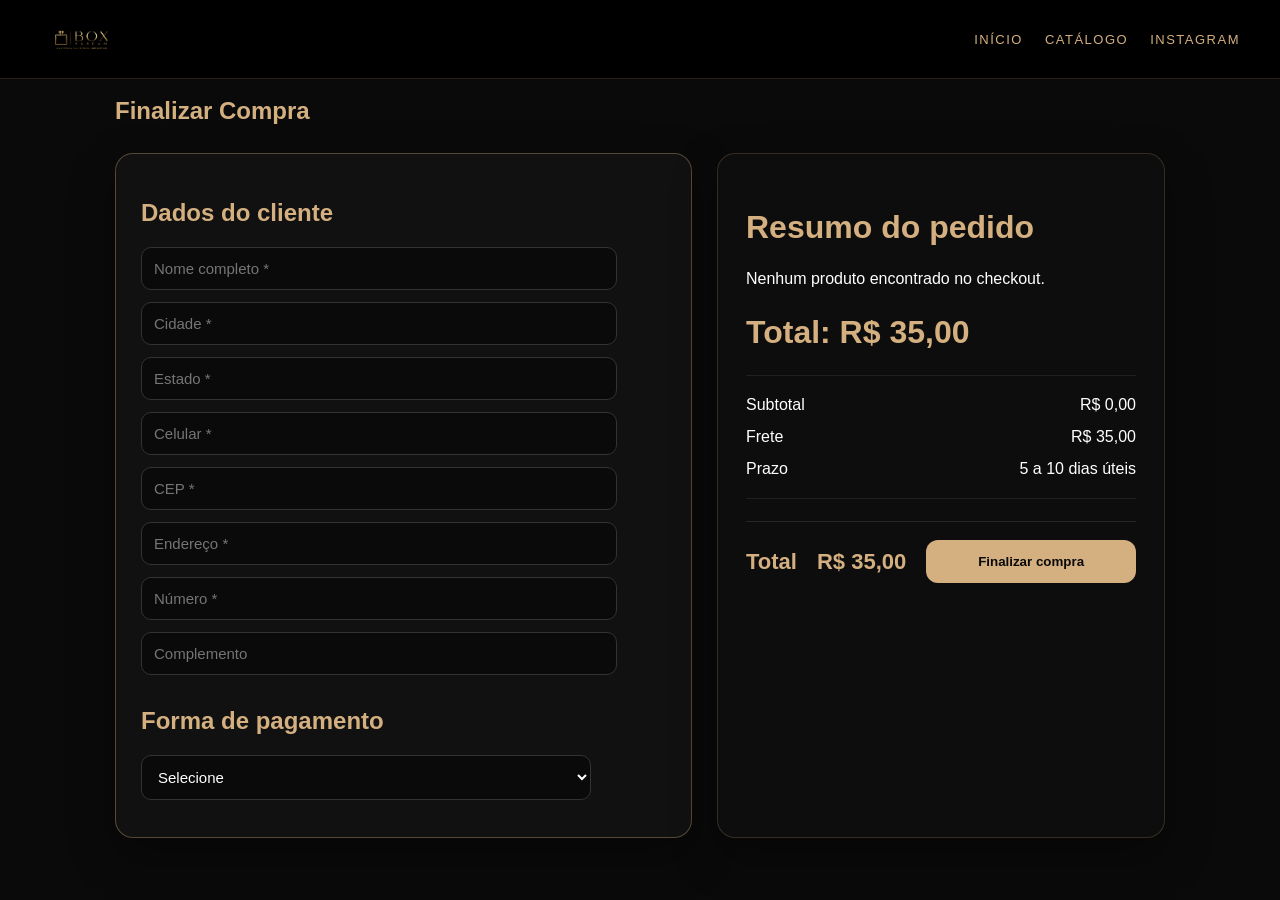
<file: checkout.html>
<!DOCTYPE html>
<html lang="pt-BR">
<head>
  <meta charset="UTF-8">
  <meta name="viewport" content="width=device-width, initial-scale=1.0">
  <title>Checkout | Box Parfum</title>
  <link rel="stylesheet" href="checkout.css">
</head>
<body>
<header class="checkout-header">

  <img src="logo-box-parfum.png" alt="Box Parfum" class="checkout-logo">

  <nav class="checkout-menu">
    <a href="index.html">INÍCIO</a>
    <a href="index.html#catalogo">CATÁLOGO</a>
    <a href="https://instagram.com/boxparfumbr" target="_blank">INSTAGRAM</a>
  </nav>
</header>
<section class="checkout">
  <h1>Finalizar Compra</h1>
<div class="checkout-grid">

  <div class="form-box">

    <h2>Dados do cliente</h2>

    <input id="nome" placeholder="Nome completo *">
    <input id="cidade" placeholder="Cidade *">
    <input id="estado" placeholder="Estado *">
    <input id="celular" placeholder="Celular *">
    <input id="cep" placeholder="CEP *">
    <input id="endereco" placeholder="Endereço *">
    <input id="numero" placeholder="Número *">
    <input id="complemento" placeholder="Complemento">

    <h2>Forma de pagamento</h2>

    <select id="pagamento">
      <option value="">Selecione</option>
      <option value="Pix">Pix</option>
      <option value="Crédito">Crédito</option>
      <option value="Débito">Débito</option>
    </select>
  </div>
  <div class="checkout-resumo">
    
  <h2>Resumo do pedido</h2>

  <div id="checkout-items"></div>

<h2>
  Total:
  <span id="checkout-total"></span>
</h2>

    <div class="linha"></div>

    <div class="resumo-linha">
      <span>Subtotal</span>
      <span id="subtotal"></span>
    </div>

    <div class="resumo-linha">
      <span>Frete</span>
      <span id="frete"></span>
    </div>

    <div class="resumo-linha">
      <span>Prazo</span>
      <span id="prazo"></span>
    </div>

    <div class="linha"></div>

    <div class="resumo-total">
      <span>Total</span>
      <span id="total"></span>
      <button id="finalizar-compra" type="button">Finalizar compra</button>

    </div>

  </div>

</div>

<script>
const whatsappVendedor = "5541996844249";

const checkoutProduct = JSON.parse(localStorage.getItem("checkoutProduct"));
const checkoutCart = JSON.parse(localStorage.getItem("checkoutCart")) || [];

const itensCheckout = checkoutCart.length > 0 
  ? checkoutCart 
  : checkoutProduct 
    ? [checkoutProduct] 
    : [];

function formatBRL(valor){
  return Number(valor).toLocaleString("pt-BR", {
    style: "currency",
    currency: "BRL"
  });
}

function pegarValor(id){
  return document.getElementById(id)?.value.trim() || "";
}

function calcularFrete(cidade, estado){
  cidade = (cidade || "").toLowerCase();
  estado = (estado || "").toUpperCase();

  if(cidade.includes("curitiba")){
    return { valor: 8, prazo: "1 a 2 dias úteis" };
  }

  if(estado === "PR"){
    return { valor: 15, prazo: "2 a 4 dias úteis" };
  }

  if(["SC", "RS"].includes(estado)){
    return { valor: 22, prazo: "4 a 7 dias úteis" };
  }

  return { valor: 35, prazo: "5 a 10 dias úteis" };
}

function renderizarItensCheckout(){
  const checkoutItems = document.getElementById("checkout-items");

  checkoutItems.innerHTML = "";

  if(itensCheckout.length === 0){
    checkoutItems.innerHTML = "<p>Nenhum produto encontrado no checkout.</p>";
    return;
  }

  itensCheckout.forEach(item => {
    checkoutItems.innerHTML += `
      <div class="checkout-item">
      <img src="${item.image || item.img || item.imagem || ""}" alt="${item.name || item.nome}">
        <div>
          
          <h3>${item.name || item.nome}</h3>
          <p>Quantidade: ${item.quantity || item.qty || item.quantidade || 1}</p>
          <strong>${formatBRL(item.price)}</strong>
        </div>
      </div>
    `;
  });
}

function calcularSubtotal(){
  let subtotal = 0;

  itensCheckout.forEach(item => {
    subtotal += Number(item.price || item.preco || item.valor || 0) * Number(item.quantity || item.qty || item.quantidade || 1);
  });

  return subtotal;
}

function atualizarResumoCheckout(){
  const cidade = pegarValor("cidade");
  const estado = pegarValor("estado");

  const subtotal = calcularSubtotal();
  const freteInfo = calcularFrete(cidade, estado);
  const total = subtotal + freteInfo.valor;

  document.getElementById("subtotal").innerText = formatBRL(subtotal);
  document.getElementById("frete").innerText = formatBRL(freteInfo.valor);
  document.getElementById("prazo").innerText = freteInfo.prazo;
  document.getElementById("total").innerText = formatBRL(total);
  document.getElementById("checkout-total").innerText = formatBRL(total);
}

function finalizarCompra(){
  const nome = pegarValor("nome");
  const cidade = pegarValor("cidade");
  const estado = pegarValor("estado");
  const celular = pegarValor("celular");
  const cep = pegarValor("cep");
  const endereco = pegarValor("endereco");
  const numero = pegarValor("numero");
  const complemento = pegarValor("complemento");
  const pagamento = pegarValor("pagamento");

  if(!nome || !cidade || !estado || !celular || !cep || !endereco || !numero || !pagamento){
    alert("Preencha todos os campos obrigatórios antes de finalizar.");
    return;
  }

  if(itensCheckout.length === 0){
    alert("Nenhum produto encontrado no checkout.");
    return;
  }

  const subtotal = document.getElementById("subtotal").innerText;
  const frete = document.getElementById("frete").innerText;
  const prazo = document.getElementById("prazo").innerText;
  const total = document.getElementById("total").innerText;

  let produtosTexto = "";

  itensCheckout.forEach(item => {
    produtosTexto += `Produto: ${item.name}%0A`;
    produtosTexto += `Quantidade: ${item.quantity || item.qty || 1}%0A`;
    produtosTexto += `Valor: ${formatBRL(item.price)}%0A%0A`;
  });

  let mensagem = `🛍️ *Novo pedido - Box Parfum*%0A%0A`;

  mensagem += `👤 *Dados do cliente*%0A`;
  mensagem += `Nome: ${nome}%0A`;
  mensagem += `Celular: ${celular}%0A`;
  mensagem += `Cidade: ${cidade}%0A`;
  mensagem += `Estado: ${estado}%0A`;
  mensagem += `CEP: ${cep}%0A`;
  mensagem += `Endereço: ${endereco}, Nº ${numero}%0A`;
  mensagem += `Complemento: ${complemento || "Não informado"}%0A%0A`;

  mensagem += `🧾 *Resumo da compra*%0A`;
  mensagem += produtosTexto;
  mensagem += `Subtotal: ${subtotal}%0A`;
  mensagem += `Frete: ${frete}%0A`;
  mensagem += `Prazo: ${prazo}%0A`;
  mensagem += `Total: ${total}%0A%0A`;

  mensagem += `💳 *Forma de pagamento:* ${pagamento}%0A`;

  if(pagamento === "Pix"){
    mensagem += `Cliente deseja receber o QR Code Pix para finalizar o pagamento.`;
  }else{
    mensagem += `Cliente deseja finalizar o pagamento via ${pagamento}.`;
  }

  window.open(`https://wa.me/${whatsappVendedor}?text=${mensagem}`, "_blank");
}

document.getElementById("cidade").addEventListener("input", atualizarResumoCheckout);
document.getElementById("estado").addEventListener("input", atualizarResumoCheckout);
document.getElementById("finalizar-compra").addEventListener("click", finalizarCompra);

renderizarItensCheckout();
atualizarResumoCheckout();
</script>


</body>
</html>
</file>
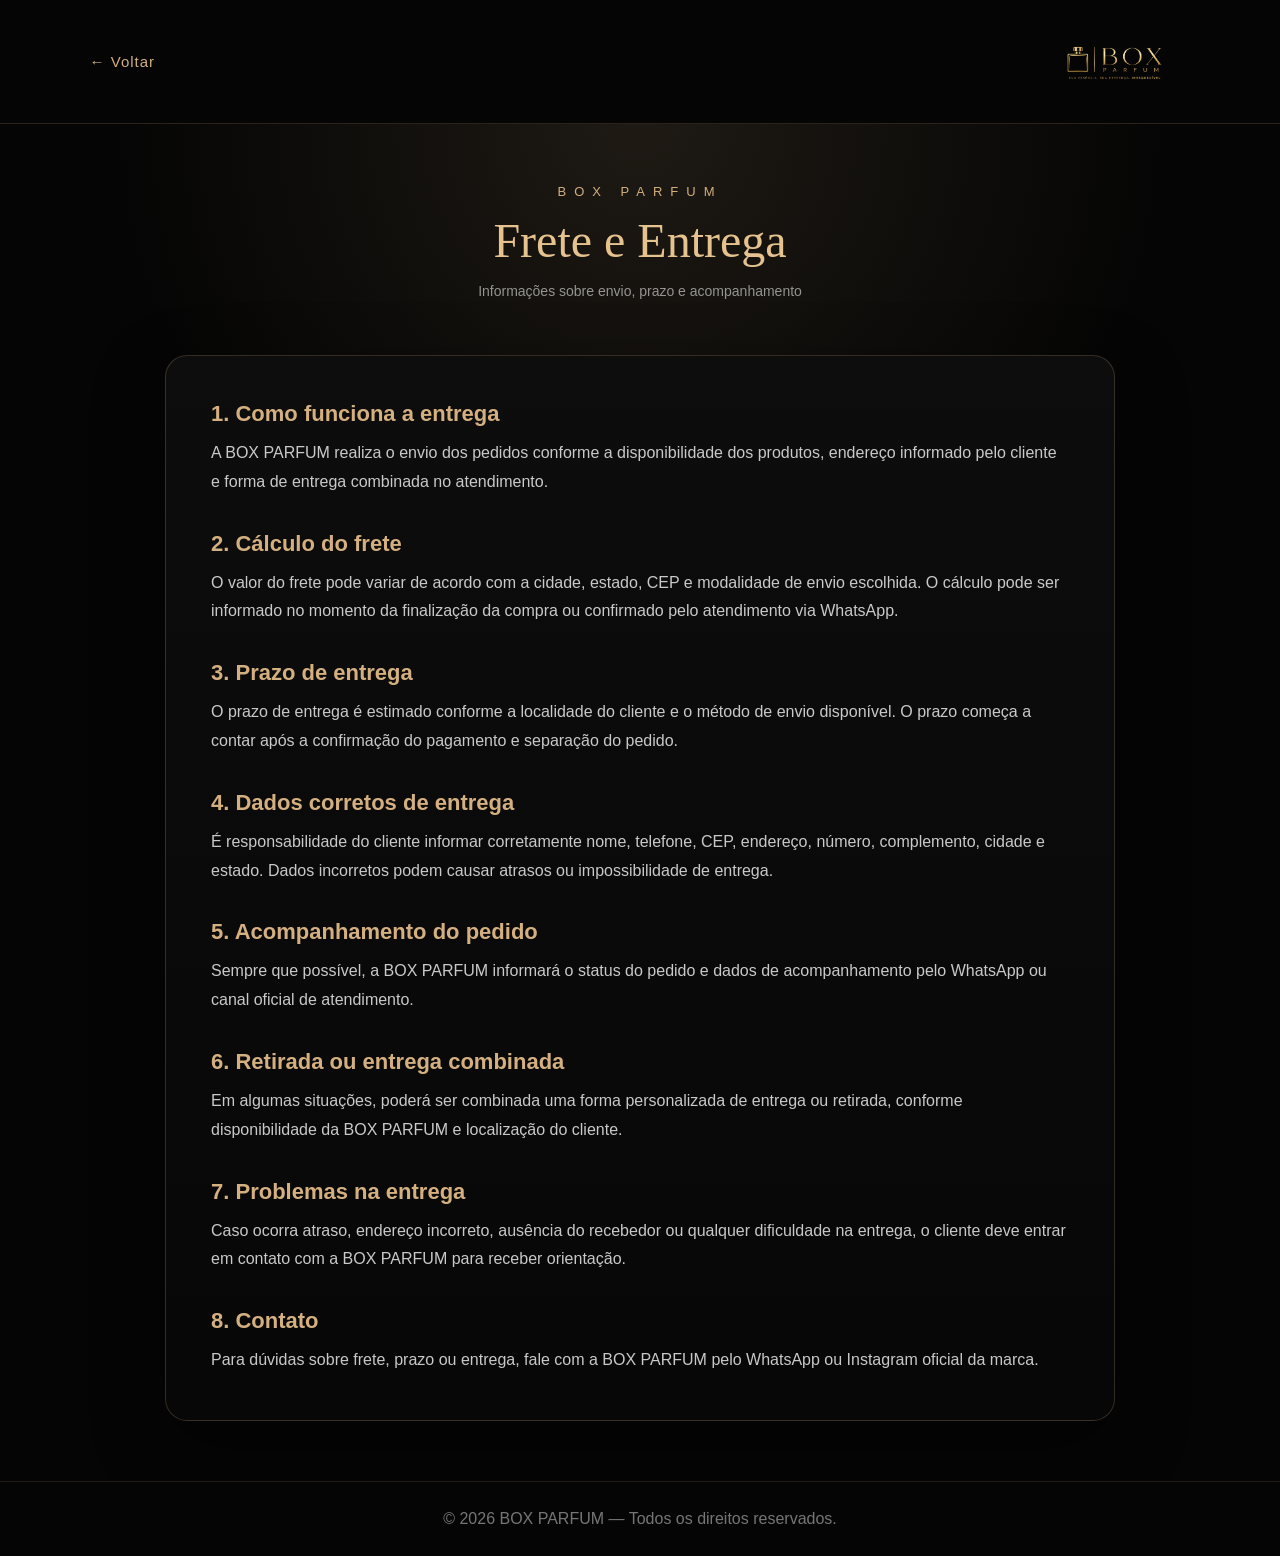
<file: frete.html>
<!DOCTYPE html>
<html lang="pt-BR">
<head>
  <meta charset="UTF-8">
  <meta name="viewport" content="width=device-width, initial-scale=1.0">
  <title>Frete e Entrega | BOX PARFUM</title>

  <link rel="stylesheet" href="style.css">
  <link rel="icon" href="favicon.png" type="image/png">
</head>

<body>

<header class="privacy-header">
  <a href="index.html" class="privacy-back">← Voltar</a>
  <img src="logo-box-parfum.png" alt="BOX PARFUM" class="privacy-logo">
</header>

<main class="privacy-page">

  <section class="privacy-hero">
    <p>BOX PARFUM</p>
    <h1>Frete e Entrega</h1>
    <span>Informações sobre envio, prazo e acompanhamento</span>
  </section>

  <section class="privacy-content">

    <h2>1. Como funciona a entrega</h2>
    <p>
      A BOX PARFUM realiza o envio dos pedidos conforme a disponibilidade dos produtos,
      endereço informado pelo cliente e forma de entrega combinada no atendimento.
    </p>

    <h2>2. Cálculo do frete</h2>
    <p>
      O valor do frete pode variar de acordo com a cidade, estado, CEP e modalidade
      de envio escolhida. O cálculo pode ser informado no momento da finalização
      da compra ou confirmado pelo atendimento via WhatsApp.
    </p>

    <h2>3. Prazo de entrega</h2>
    <p>
      O prazo de entrega é estimado conforme a localidade do cliente e o método
      de envio disponível. O prazo começa a contar após a confirmação do pagamento
      e separação do pedido.
    </p>

    <h2>4. Dados corretos de entrega</h2>
    <p>
      É responsabilidade do cliente informar corretamente nome, telefone, CEP,
      endereço, número, complemento, cidade e estado. Dados incorretos podem causar
      atrasos ou impossibilidade de entrega.
    </p>

    <h2>5. Acompanhamento do pedido</h2>
    <p>
      Sempre que possível, a BOX PARFUM informará o status do pedido e dados de
      acompanhamento pelo WhatsApp ou canal oficial de atendimento.
    </p>

    <h2>6. Retirada ou entrega combinada</h2>
    <p>
      Em algumas situações, poderá ser combinada uma forma personalizada de entrega
      ou retirada, conforme disponibilidade da BOX PARFUM e localização do cliente.
    </p>

    <h2>7. Problemas na entrega</h2>
    <p>
      Caso ocorra atraso, endereço incorreto, ausência do recebedor ou qualquer
      dificuldade na entrega, o cliente deve entrar em contato com a BOX PARFUM
      para receber orientação.
    </p>

    <h2>8. Contato</h2>
    <p>
      Para dúvidas sobre frete, prazo ou entrega, fale com a BOX PARFUM pelo
      WhatsApp ou Instagram oficial da marca.
    </p>

  </section>

</main>

<footer class="privacy-footer">
  <p>© 2026 BOX PARFUM — Todos os direitos reservados.</p>
</footer>

</body>
</html>
</file>
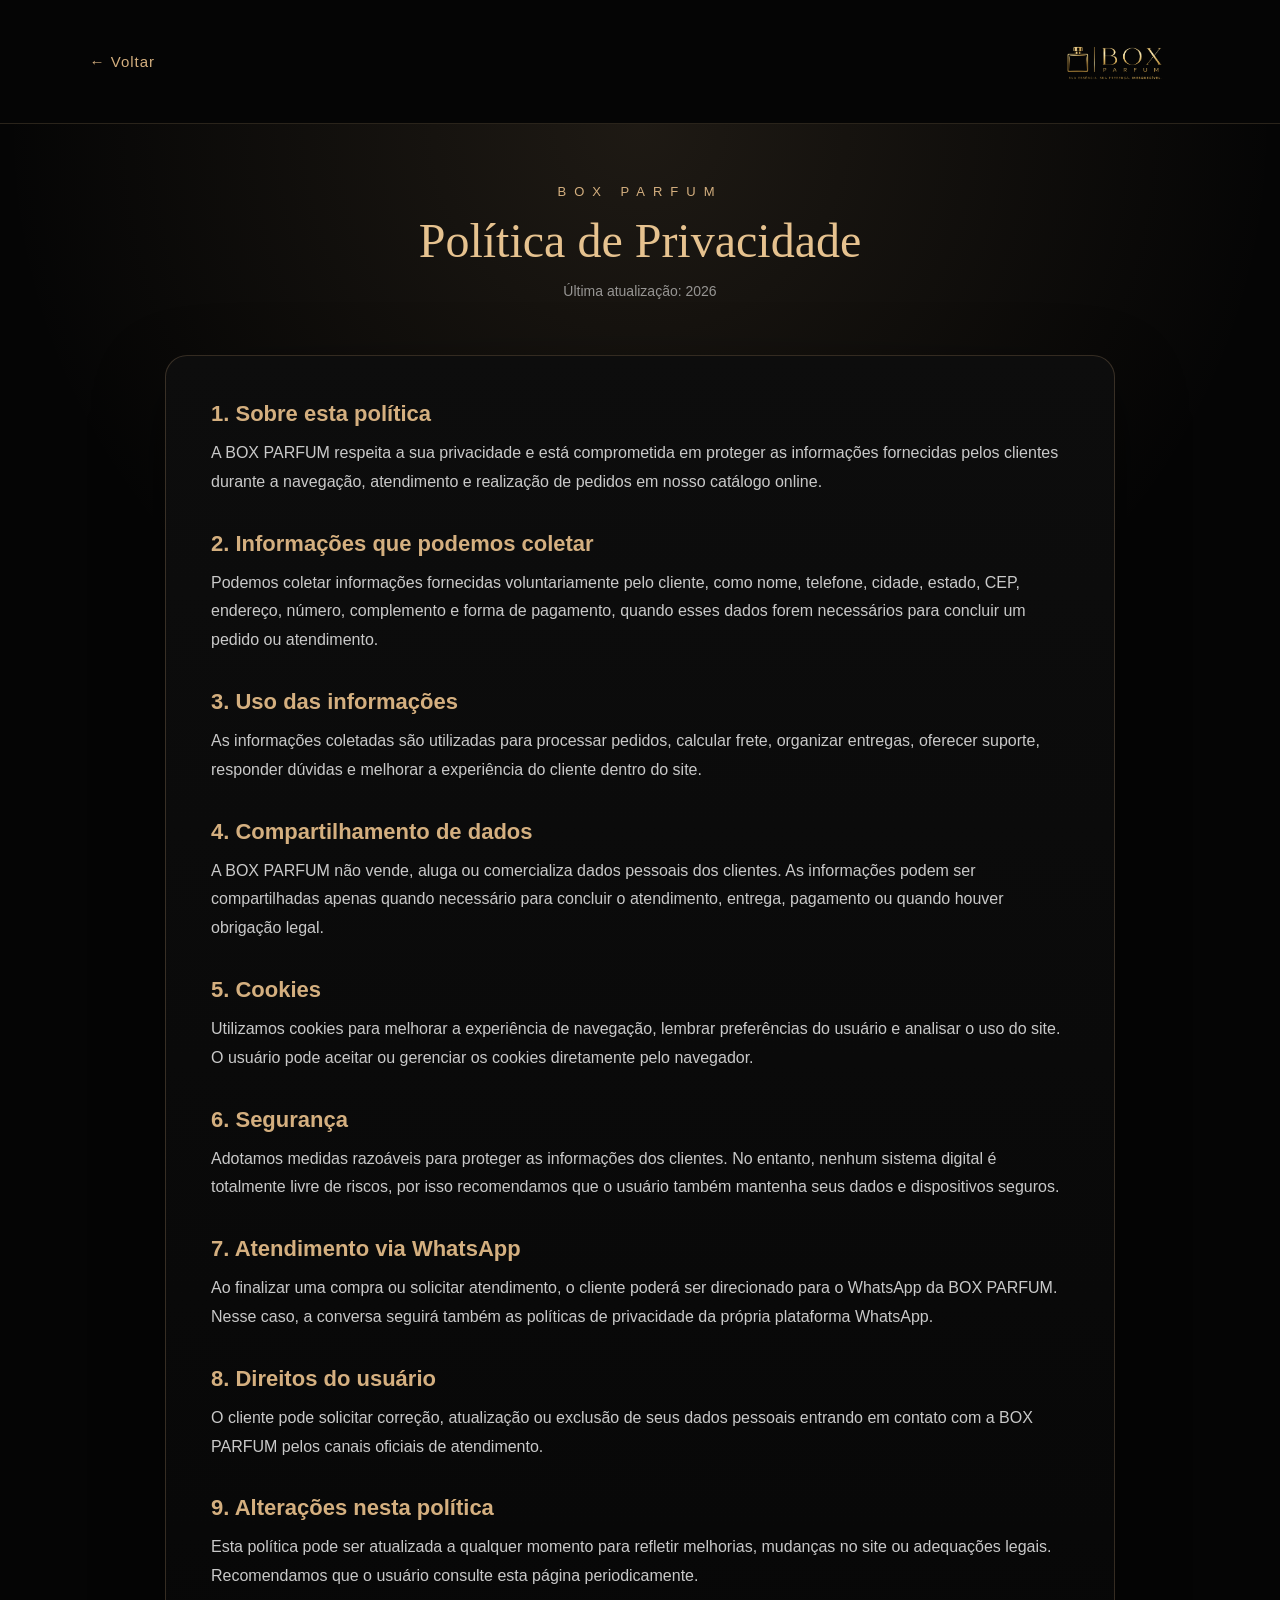
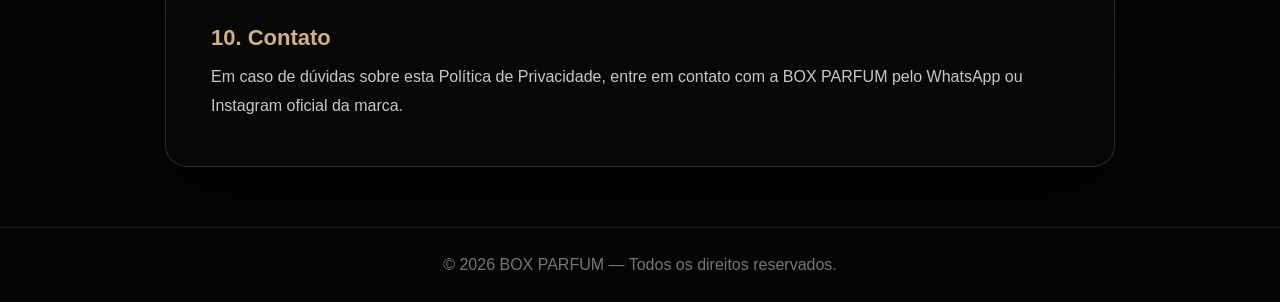
<file: privacidade.html>
<!DOCTYPE html>
<html lang="pt-BR">
<head>
  <meta charset="UTF-8">
  <meta name="viewport" content="width=device-width, initial-scale=1.0">

  <title>Política de Privacidade | BOX PARFUM</title>

  <link rel="stylesheet" href="style.css">
  <link rel="icon" href="favicon.png" type="image/png">
</head>

<body>

  <header class="privacy-header">
    <a href="index.html" class="privacy-back">← Voltar</a>

    <img src="logo-box-parfum.png" alt="BOX PARFUM" class="privacy-logo">
  </header>

  <main class="privacy-page">

    <section class="privacy-hero">
      <p>BOX PARFUM</p>
      <h1>Política de Privacidade</h1>
      <span>Última atualização: 2026</span>
    </section>

    <section class="privacy-content">

      <h2>1. Sobre esta política</h2>
      <p>
        A BOX PARFUM respeita a sua privacidade e está comprometida em proteger
        as informações fornecidas pelos clientes durante a navegação, atendimento
        e realização de pedidos em nosso catálogo online.
      </p>

      <h2>2. Informações que podemos coletar</h2>
      <p>
        Podemos coletar informações fornecidas voluntariamente pelo cliente,
        como nome, telefone, cidade, estado, CEP, endereço, número, complemento
        e forma de pagamento, quando esses dados forem necessários para concluir
        um pedido ou atendimento.
      </p>

      <h2>3. Uso das informações</h2>
      <p>
        As informações coletadas são utilizadas para processar pedidos,
        calcular frete, organizar entregas, oferecer suporte, responder dúvidas
        e melhorar a experiência do cliente dentro do site.
      </p>

      <h2>4. Compartilhamento de dados</h2>
      <p>
        A BOX PARFUM não vende, aluga ou comercializa dados pessoais dos clientes.
        As informações podem ser compartilhadas apenas quando necessário para
        concluir o atendimento, entrega, pagamento ou quando houver obrigação legal.
      </p>

      <h2>5. Cookies</h2>
      <p>
        Utilizamos cookies para melhorar a experiência de navegação, lembrar
        preferências do usuário e analisar o uso do site. O usuário pode aceitar
        ou gerenciar os cookies diretamente pelo navegador.
      </p>

      <h2>6. Segurança</h2>
      <p>
        Adotamos medidas razoáveis para proteger as informações dos clientes.
        No entanto, nenhum sistema digital é totalmente livre de riscos, por isso
        recomendamos que o usuário também mantenha seus dados e dispositivos seguros.
      </p>

      <h2>7. Atendimento via WhatsApp</h2>
      <p>
        Ao finalizar uma compra ou solicitar atendimento, o cliente poderá ser
        direcionado para o WhatsApp da BOX PARFUM. Nesse caso, a conversa seguirá
        também as políticas de privacidade da própria plataforma WhatsApp.
      </p>

      <h2>8. Direitos do usuário</h2>
      <p>
        O cliente pode solicitar correção, atualização ou exclusão de seus dados
        pessoais entrando em contato com a BOX PARFUM pelos canais oficiais de atendimento.
      </p>

      <h2>9. Alterações nesta política</h2>
      <p>
        Esta política pode ser atualizada a qualquer momento para refletir melhorias,
        mudanças no site ou adequações legais. Recomendamos que o usuário consulte
        esta página periodicamente.
      </p>

      <h2>10. Contato</h2>
      <p>
        Em caso de dúvidas sobre esta Política de Privacidade, entre em contato
        com a BOX PARFUM pelo WhatsApp ou Instagram oficial da marca.
      </p>

    </section>

  </main>

  <footer class="privacy-footer">
    <p>© 2026 BOX PARFUM — Todos os direitos reservados.</p>
  </footer>

</body>
</html>
</file>
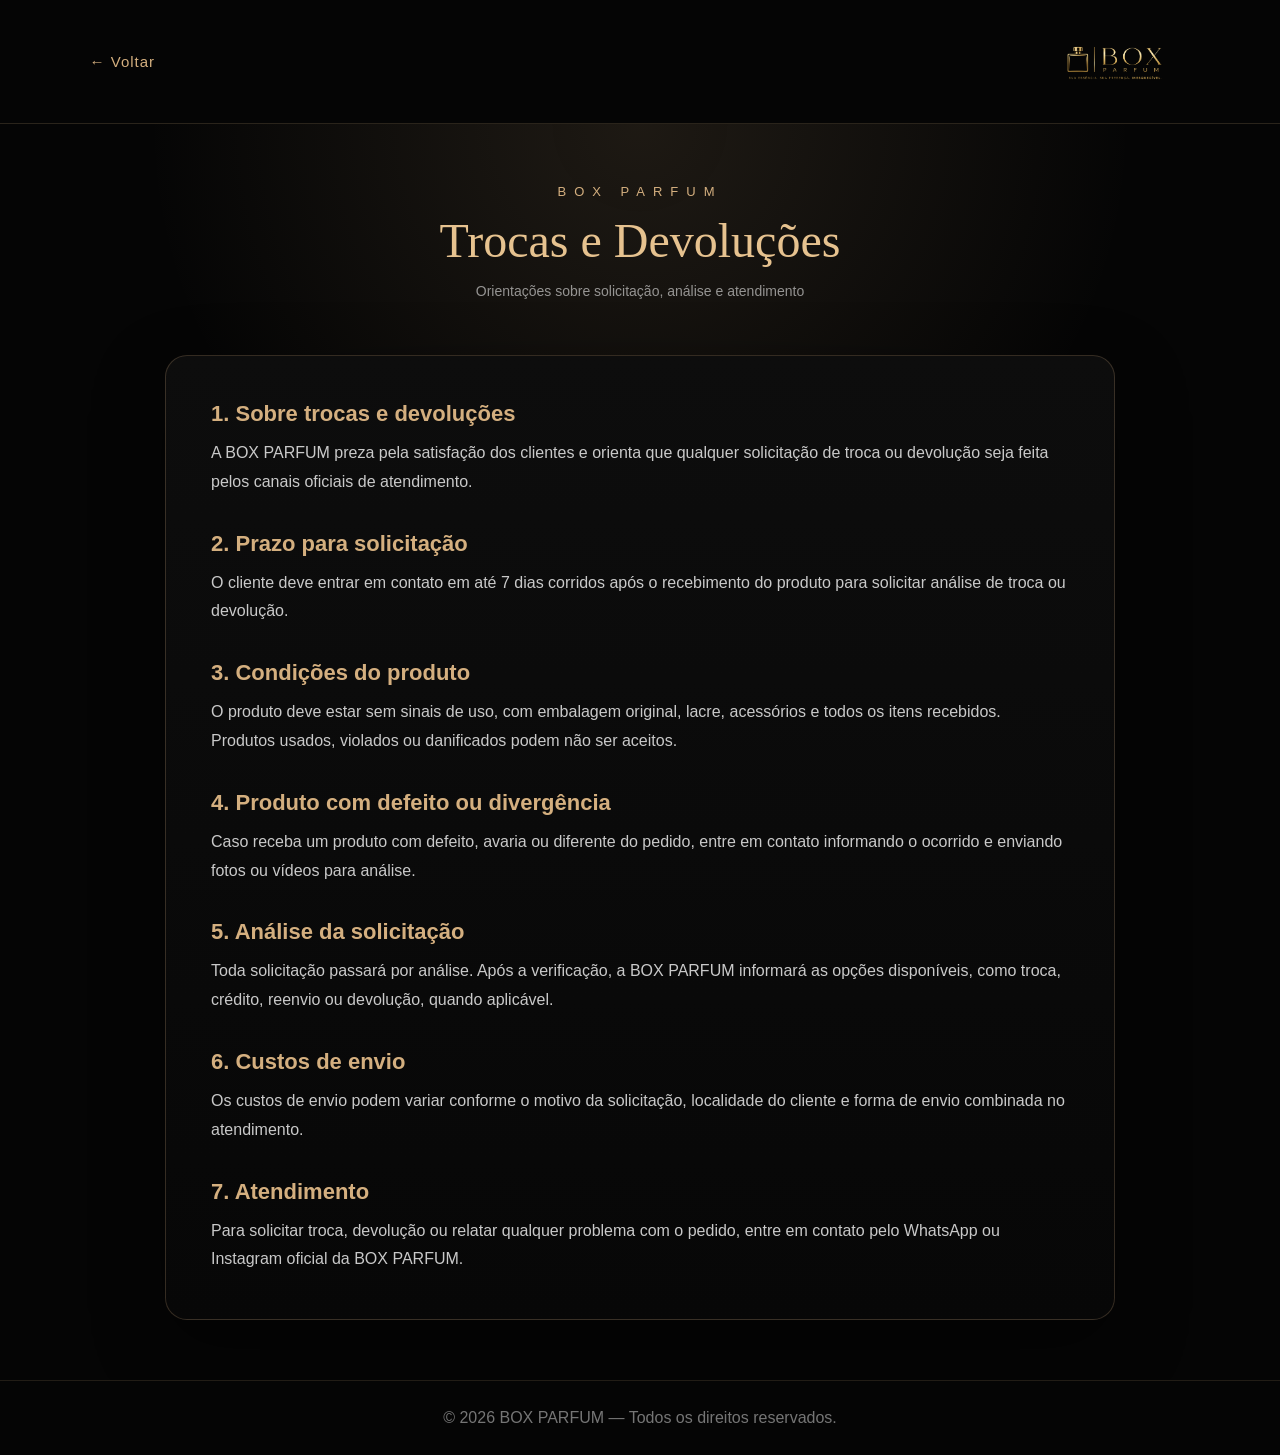
<file: trocas.html>
<!DOCTYPE html>
<html lang="pt-BR">
<head>
  <meta charset="UTF-8">
  <meta name="viewport" content="width=device-width, initial-scale=1.0">
  <title>Trocas e Devoluções | BOX PARFUM</title>

  <link rel="stylesheet" href="style.css">
  <link rel="icon" href="favicon.png" type="image/png">
</head>

<body>

<header class="privacy-header">
  <a href="index.html" class="privacy-back">← Voltar</a>
  <img src="logo-box-parfum.png" alt="BOX PARFUM" class="privacy-logo">
</header>

<main class="privacy-page">

  <section class="privacy-hero">
    <p>BOX PARFUM</p>
    <h1>Trocas e Devoluções</h1>
    <span>Orientações sobre solicitação, análise e atendimento</span>
  </section>

  <section class="privacy-content">

    <h2>1. Sobre trocas e devoluções</h2>
    <p>
      A BOX PARFUM preza pela satisfação dos clientes e orienta que qualquer solicitação
      de troca ou devolução seja feita pelos canais oficiais de atendimento.
    </p>

    <h2>2. Prazo para solicitação</h2>
    <p>
      O cliente deve entrar em contato em até 7 dias corridos após o recebimento do produto
      para solicitar análise de troca ou devolução.
    </p>

    <h2>3. Condições do produto</h2>
    <p>
      O produto deve estar sem sinais de uso, com embalagem original, lacre, acessórios
      e todos os itens recebidos. Produtos usados, violados ou danificados podem não ser aceitos.
    </p>

    <h2>4. Produto com defeito ou divergência</h2>
    <p>
      Caso receba um produto com defeito, avaria ou diferente do pedido, entre em contato
      informando o ocorrido e enviando fotos ou vídeos para análise.
    </p>

    <h2>5. Análise da solicitação</h2>
    <p>
      Toda solicitação passará por análise. Após a verificação, a BOX PARFUM informará
      as opções disponíveis, como troca, crédito, reenvio ou devolução, quando aplicável.
    </p>

    <h2>6. Custos de envio</h2>
    <p>
      Os custos de envio podem variar conforme o motivo da solicitação, localidade do cliente
      e forma de envio combinada no atendimento.
    </p>

    <h2>7. Atendimento</h2>
    <p>
      Para solicitar troca, devolução ou relatar qualquer problema com o pedido, entre em contato
      pelo WhatsApp ou Instagram oficial da BOX PARFUM.
    </p>

  </section>

</main>

<footer class="privacy-footer">
  <p>© 2026 BOX PARFUM — Todos os direitos reservados.</p>
</footer>

</body>
</html>
</file>
<file: checkout.css>
/*BASE*/
body{
  margin:0;
  background:#0a0a0a;
  color:#fff;
  font-family:Arial, sans-serif;
}

.checkout{
  padding:18px 20px 40px;
}

.checkout h1{
  max-width:1050px;
  margin:0 auto 28px;
}

h1,h2{
  color:#d4af7f;
}

.checkout-grid{
  display:grid;
  grid-template-columns:2fr 1fr;
  gap:25px;
  max-width:1050px;
  margin:auto;
}

.form-box,.summary-box{
  background:#111;
  border:1px solid rgba(212,175,127,.35);
  padding:25px;
}
/* RESUMO DO CHECKOUT */

.checkout-resumo h2{
  color:#d4af7f;
  margin-bottom:24px;
  font-size:32px;
}

.checkout-resumo{
  width:390px;
  min-width:390px;
  background:#0d0d0d;
  border:1px solid rgba(212,175,127,.2);
  padding:28px; 
  color:#fff;
}

.checkout button{
  width:100%;
  padding:14px;
  background:#d4af7f;
  color:#0a0a0a;
  border:none;
  font-weight:bold;
  cursor:pointer;
  border-radius:12px;
  transition:.25s ease;
}

.checkout button:hover{
  background:#e8c28f;
  transform:translateY(-1px);
  box-shadow:0 10px 24px rgba(212,175,127,.22);
}
.item{
  display:flex;
  justify-content:space-between;
  border-bottom:1px solid #333;
  padding:10px 0;
}

.payment-box{
  display:none;
  margin-bottom:15px;
}

.aviso{
  font-size:12px;
  opacity:.7;
}


.produto-resumo{
  display:flex;
  gap:16px;
  align-items:center;
}

.produto-resumo img{
  width:100px;
  height:100px;

  object-fit:contain;
  object-position:center;

  display:block;

  padding:6px;

  background:transparent;

  border-radius:12px;
}

#produto-nome{
  font-size:16px;
  margin-bottom:6px;
}

#produto-desc{
  opacity:.6;
}


.checkout-container{
  align-items:flex-start;
}

.linha{
  height:1px;
  background:rgba(255,255,255,.08);
  margin:20px 0;
}

.resumo-linha{
  display:flex;
  justify-content:space-between;
  align-items:center;
  gap:20px;
  margin:14px 0;
  font-size:16px;
}

.resumo-total{
  display:flex;
  justify-content:space-between;
  align-items:center;
  gap:20px;
  margin-top:22px;
  padding-top:18px;
  border-top:1px solid rgba(255,255,255,.1);
  color:#d4af7f;
  font-size:22px;
  font-weight:bold;
}

.resumo-linha span:last-child,
.resumo-total span:last-child{
  white-space:nowrap;
}

.form-box,
.summary-box,
.checkout-resumo{
  border-radius:18px;
  box-shadow:0 18px 45px rgba(0,0,0,.35);
}

.form-box input,
.form-box select{
  width:100%;
  max-width:450px;
  padding:14px 16px;
  margin-bottom:14px;
  background:#0a0a0a;
  border:1px solid rgba(255,255,255,.12);
  color:#fff;
  font-size:15px;
  border-radius:10px;
  transition:.25s ease;
}

/* HEADER CHECKOUT */
.checkout-header{
  display:flex;
  align-items:center;
  justify-content:space-between;
  padding:18px 40px;
  background:#000;
  border-bottom:1px solid rgba(212,175,127,.18);
}

.checkout-logo{
  height:42px;
}

.checkout-menu{
  display:flex;
  gap:22px;
}

.checkout-menu a{
  color:#d4af7f;
  text-decoration:none;
  font-size:13px;
  letter-spacing:1.5px;
}

.checkout-menu a:hover,
.back-btn:hover{
  opacity:.75;
}
/* ITEM DO CHECKOUT */
.checkout-item{
    display:flex;
    align-items:center;
    gap:16px;

    margin-top:20px;

    padding-bottom:20px;

    border-bottom:1px solid rgba(255,255,255,.08);
}

.checkout-item img{
  width:100px;
  height:100px;

  object-fit:contain;
  object-position:center;

  display:block;

  padding:6px;

  background:transparent;

  border-radius:12px;
}

.checkout-item h3{
  font-size:20px;
  color:#fff;
  margin-bottom:8px;
}

.checkout-item p{
  color:#ccc;
  margin-bottom:6px;
}

.checkout-item strong{
  color:#d4af7f;
  font-size:22px;
}

.checkout input,
.checkout select{
  width:100%;
  padding:12px;
  margin-bottom:12px;
  background:#0a0a0a;
  border:1px solid #333;
  color:#fff;
  border-radius:10px;
  transition:.25s ease;
}

.checkout input:focus,
.checkout select:focus{
  border-color:#d4af7f;
  box-shadow:0 0 0 2px rgba(212,175,127,.12);
  outline:none;
}


/* MOBILE */
@media(max-width:1024px){
  .checkout-grid{
    grid-template-columns:2fr;
  }

  .checkout-resumo{
    width:100%;
    min-width:0;
  }

  .checkout{
    padding:24px 14px;
  }

  .checkout-resumo{
    width:100%;
    min-width:0;
  }

  .form-box,
  .summary-box,
  .checkout-resumo{
    padding:18px;
  }

  .form-box input,
  .form-box select{
    max-width:100%;
  }

  .checkout-header{
    padding:14px 18px;
  }

  .checkout-menu{
    display:none;
  }

  .produto-resumo img,
  .checkout-item img{
    width:72px;
    height:72px;
  }

  .checkout-item h3{
    font-size:15px;
  }

  .checkout-item strong{
    font-size:18px;
  }
}
</file>
<file: style.css>
*{
  margin:0;
  padding:0;
  box-sizing:border-box;
}

html{
  scroll-behavior:smooth;
}

body{
  background:#0a0a0a;
  color:#fff;
  font-family:Arial, sans-serif;
  overflow-x:hidden;
}

img{
  max-width:100%;
  display:block;
}

button,
a{
  -webkit-tap-highlight-color:transparent;
}

/* =========================
   HEADER / TOPO
========================= */

.header{
  width:100%;
  min-height:72px;
  display:flex;
  align-items:center;
  justify-content:space-between;
  padding:4px 28px;
  background:#050505;
  position:relative;
  z-index:1000;
}

.header > *{
  min-width:0;
}

.left{
  display:flex;
  align-items:center;
  justify-content:flex-start;
  gap:8px;
  overflow:hidden;
}

.right,
.header-right,
.header-icons{
  display:flex;
  align-items:center;
  justify-content:flex-end;
  gap:10px;
  overflow:visible;
}

.menu{
  font-size:20px;
  background:none;
  border:none;
  color:#fff;
  cursor:pointer;
}


.logo{
  display:flex;
  align-items:center;
  justify-content:center;
  margin-top:-10px;
}

.logo img{
  height:82px;
  max-width:230px;
  object-fit:contain;
  filter:drop-shadow(0 0 8px rgba(212,175,127,.18));
}

.icon{
  display:flex;
  align-items:center;
  justify-content:center;
  margin-top:-1px;
}

.icon svg,
.icon .icon-svg,
.cart-btn svg,
.cart-btn .icon-svg{
  display:block;
  width:24px;
  height:24px;
  stroke:#d4af7f;
  fill:none;
  stroke-width:1.8;
  visibility:visible;
  opacity:1;
}

/* =========================
   ENTREGA / CEP
========================= */

.delivery-box{
  display:flex;
  align-items:center;
  gap:8px;
  background:#111;
  border:1px solid #222;
  border-radius:20px;
  padding:6px 12px;
  max-width:260px;
  flex-shrink:0;
  margin-top:-6px;
  white-space:nowrap;
  cursor:pointer;
}

.delivery-icon{
  width:20px;
  height:20px;
  min-width:20px;
  stroke:#d4af7f;
  fill:none;
  stroke-width:1.6;
}

.label{
  font-size:11px;
  color:#d4af7f;
  white-space:nowrap;
}

.location,
.cep-location{
  font-size:11px;
  color:#fff;
  opacity:.9;
  white-space:nowrap;
  overflow:hidden;
  text-overflow:ellipsis;
  max-width:120px;
}

.cep{
  width:90px;
  background:transparent;
  border:none;
  color:#fff;
  outline:none;
  font-size:11px;
}

.hidden{
  display:none !important;
}

/* =========================
   MENU MOBILE
========================= */

.mobile-menu{
  display:none;
  position:absolute;
  top:80px;
  left:16px;
  right:16px;
  background:#080808;
  border:1px solid rgba(212,175,127,.25);
  border-radius:18px;
  padding:18px;
  z-index:9999;
}

.mobile-menu.active{
  display:flex;
  flex-direction:column;
  gap:14px;
}

.mobile-menu a{
  color:#d4af7f;
  text-decoration:none;
  font-size:15px;
  padding:10px 0;
  border-bottom:1px solid rgba(255,255,255,.06);
}

.mobile-menu-close{
  align-self:flex-end;
  background:none;
  border:none;
  color:#d4af7f;
  font-size:28px;
  cursor:pointer;
}

/* =========================
   CARRINHO
========================= */

.cart,
.cart-wrapper{
  position:relative;
  cursor:pointer;
  z-index:200;
  overflow:visible;
}

.cart-wrapper{
  width:46px;
  height:46px;
  display:flex;
  align-items:center;
  justify-content:center;
  margin-top:-1px;
}

.cart-btn{
  all:unset;
  width:28px;
  height:28px;
  display:flex;
  align-items:center;
  justify-content:center;
  cursor:pointer;
}

.cart-count{
  position:absolute;
  top:-2px;
  right:-2px;
  width:18px;
  height:18px;
  border-radius:50%;
  background:#d4af7f;
  color:#000;
  display:flex;
  align-items:center;
  justify-content:center;
  font-size:10px;
  font-weight:bold;
  z-index:9999;
}

.cart-dropdown{
  display:none;
  position:absolute;
  top:100%;
  right:0;
  width:340px;
  max-height:75vh;
  overflow-y:auto;
  padding:18px;
  border-radius:22px;
  background:#0a0a0a;
  border:1px solid rgba(212,175,127,.25);
  box-shadow:0 10px 40px rgba(0,0,0,.55);
  z-index:99999;
}

.cart-wrapper:hover .cart-dropdown,
.cart-dropdown:hover{
  display:block;
}

.cart-dropdown h3{
  color:#d4af7f;
  margin-bottom:14px;
}

.cart-dropdown strong{
  display:block;
  margin-top:14px;
  color:#fff;
}

.cart-dropdown button{
  width:100%;
  margin-top:18px;
  height:52px;
  border:none;
  border-radius:14px;
  cursor:pointer;
  font-size:14px;
  font-weight:600;
  letter-spacing:.5px;
  color:#111;
  background:linear-gradient(135deg,#d4af7f,#f3d7a3);
  box-shadow:0 8px 22px rgba(212,175,127,.22);
  transition:.25s ease;
}

.cart-dropdown button:hover{
  transform:translateY(-2px);
  box-shadow:0 12px 28px rgba(212,175,127,.35);
  background:linear-gradient(135deg,#e1bb84,#ffe0aa);
}

.cart-item{
  display:flex;
  align-items:center;
  gap:14px;
  padding:14px 0;
  border-bottom:1px solid rgba(255,255,255,.06);
}

.cart-item-img{
  width:68px;
  height:68px;
  object-fit:cover;
  border-radius:12px;
  background:#151515;
}

.cart-item-info{
  flex:1;
}

.cart-item-info h4{
  color:#fff;
  font-size:14px;
  margin-bottom:6px;
  line-height:1.3;
}

.cart-item-info p{
  color:#d4af7f;
  font-size:13px;
}

.cart-quantity{
  display:flex;
  align-items:center;
  gap:10px;
  margin-top:8px;
}

.cart-quantity button{
  width:28px;
  height:28px;
  border:none;
  border-radius:8px;
  background:#1a1a1a;
  color:#d4af7f;
  cursor:pointer;
  font-size:18px;
  transition:.2s;
}

.cart-quantity button:hover{
  background:#d4af7f;
  color:#000;
}

.cart-quantity span{
  color:#fff;
  font-size:14px;
  min-width:20px;
  text-align:center;
}

.remove-item{
  width:34px !important;
  height:34px !important;
  margin-top:0 !important;
  border:none;
  border-radius:10px;
  background:#d4af7f;
  color:#000;
  font-size:18px;
  cursor:pointer;
  flex-shrink:0;
}

.cart-modal{
  position:fixed;
  inset:0;
  background:rgba(0,0,0,.75);
  display:none;
  justify-content:center;
  align-items:center;
  z-index:9999;
}

.cart-modal.active{
  display:flex;
}

.cart-box{
  background:#111;
  border:1px solid #d4af7f;
  color:#fff;
  padding:25px;
  width:320px;
}

.close-cart{
  float:right;
  background:none;
  border:none;
  color:#d4af7f;
  font-size:24px;
  cursor:pointer;
}

/* =========================
   BANNER / SLIDE
========================= */

.amazon-carousel{
  width:100%;
  max-width:1360px;
  height:390px;
  margin:0 auto 18px;
  position:relative;
  overflow:hidden;
  border-radius:18px;
  background:#000;
} 

.amazon-track{
  display:flex;
  height:100%;
  transition:transform .45s ease;
}

.amazon-slide{
  min-width:100%;
  width:100%;
  height:100%;
  flex:0 0 100%;
  overflow:hidden;
}

.amazon-slide img,
.banner-img{
  width:100%;
  height:100%;
  object-fit:contain;
  object-position:center;
  display:block;
  background:#000;
}

.slide-btn{
  position:absolute;
  top:50%;
  transform:translateY(-50%);
  z-index:30;
  width:42px;
  height:60px;
  border:none;
  background:rgba(0,0,0,.35);
  color:#fff;
  font-size:42px;
  cursor:pointer;
}

.slide-btn.prev,
.prev{
  left:0;
}

.slide-btn.next,
.next{
  right:0;
}

.dots{
  position:absolute;
  left:50%;
  bottom:10px;
  transform:translateX(-50%);
  display:flex;
  gap:10px;
  z-index:10;
}

.dots span{
  width:12px;
  height:12px;
  border-radius:50%;
  background:#777;
  cursor:pointer;
  display:block;
}

.dots span.active{
  background:#d4af7f;
  transform:scale(1.15);
}


/* =========================
   BENEFÍCIOS
========================= */

.benefits,
.benefit-item{
  position:relative;
  z-index:5;
}

.benefits-img{
  display:flex;
  justify-content:center;
  margin-top:0;
}

.benefits-img img{
  width:100%;
  max-width:1100px;
  display:block;
}

/* =========================
   CATÁLOGO / PRODUTOS
========================= */

.catalog{
  padding:40px 20px;
}

.catalog h2{
  text-align:center;
  color:#d4af7f;
  margin-bottom:25px;
}

.catalog-header{
  text-align:center;
  margin-bottom:28px;
}

.catalog-kicker{
  color:#d4af7f;
  letter-spacing:4px;
  font-size:11px;
  text-transform:uppercase;
  margin-bottom:8px;
}

.catalog-subtitle{
  color:#fff;
  opacity:.7;
  font-size:14px;
}

.catalog-tools{
  max-width:1050px;
  margin:0 auto 18px;
  display:grid;
  grid-template-columns:1fr 180px 180px;
  gap:12px;
}

.catalog-search,
.catalog-select{
  background:#111;
  border:1px solid rgba(212,175,127,.25);
  color:#fff;
  padding:12px 14px;
  border-radius:8px;
  outline:none;
}

.catalog-count{
  max-width:1050px;
  margin:0 auto 18px;
  color:#d4af7f;
  font-size:12px;
  opacity:.9;
}

.products{
  max-width:1050px;
  margin:auto;
  display:grid;
  grid-template-columns:repeat(3,1fr);
  gap:22px;
}

.card{
  display:flex;
  flex-direction:column;
  height:100%;
}

.card h3{
  min-height:72px;
}

.card p{
  min-height:48px;
}

.stock{
  min-height:24px;
}

.actions{
  margin-top:auto;
}

.card:hover{
  transform:translateY(-4px);
  border-color:#d4af7f;
}

.product-img-box{
  width:100%;
  aspect-ratio:1/1;
  background:#151515;
  display:flex;
  align-items:center;
  justify-content:center;
  overflow:hidden;
  margin-bottom:14px;
}

.product-img-box img,
.card img{
  width:100%;
  height:100%;
  object-fit:cover;
}

.product-category{
  color:#d4af7f;
  font-size:10px;
  text-transform:uppercase;
  letter-spacing:1.5px;
  margin-bottom:6px;
}


.price{
  display:block;
  color:#d4af7f;
  font-size:18px;
  margin:12px 0;
}

.product-actions{
  display:flex;
  align-items:center;
  gap:8px;
}

.product-actions button{
  width:32px;
  height:32px;
  border:1px solid #d4af7f;
  background:transparent;
  color:#d4af7f;
  cursor:pointer;
  border-radius:8px;
}

.product-actions span{
  color:#fff;
  min-width:18px;
  text-align:center;
}

.add-cart,
.buy{
  border:1px solid #d4af7f;
  background:transparent;
  color:#d4af7f;
  padding:10px;
  cursor:pointer;
  font-size:12px;
  transition:.25s ease;
}

.add-cart:hover,
.buy:hover,
.cart-btn:hover{
  background:#d4af7f;
  color:#0a0a0a;
}

/* =========================
   ELISA CHAT
========================= */

.elisa-toggle{
  position:fixed;
  right:25px;
  bottom:25px;
  width:62px;
  height:62px;
  border-radius:50%;
  background:#d4af7f;
  display:flex;
  align-items:center;
  justify-content:center;
  font-size:28px;
  cursor:pointer;
  z-index:9999;
  box-shadow:0 10px 30px rgba(0,0,0,.35);
}

.elisa-chat{
  position:fixed;
  right:18px;
  bottom:82px;
  width:250px;
  max-height:430px;
  background:#0d0d0d;
  border:1px solid rgba(212,175,127,.25);
  border-radius:18px;
  overflow:hidden;
  z-index:9999;
  display:none;
  transform:scale(.78);
  transform-origin:bottom right;
}

.elisa-header{
  display:flex;
  align-items:center;
  justify-content:space-between;
  padding:12px;
  background:#111;
}

.elisa-info{
  display:flex;
  align-items:center;
  gap:10px;
}

.elisa-avatar{
  width:38px;
  height:38px;
  border-radius:50%;
  background:#d4af7f;
  color:#000;
  display:flex;
  align-items:center;
  justify-content:center;
  font-weight:bold;
  font-size:14px;
}

.elisa-header h3{
  font-size:15px;
  line-height:1.1;
  color:#fff;
}

.elisa-header p{
  font-size:11px;
  color:#999;
}

.elisa-actions{
  display:flex;
  gap:8px;
}

.elisa-actions button{
  background:none;
  border:none;
  color:#d4af7f;
  cursor:pointer;
  font-size:18px;
}

.elisa-body{
  padding:12px;
}

.elisa-message{
  background:#161616;
  color:#fff;
  padding:12px;
  border-radius:14px;
  font-size:13px;
  line-height:1.35;
  margin-bottom:12px;
}

.elisa-body button{
  width:100%;
  padding:9px;
  margin-bottom:7px;
  border:none;
  border-radius:12px;
  background:#d4af7f;
  color:#000;
  font-weight:bold;
  cursor:pointer;
}

/* =========================
   RODAPÉ
========================= */

.footer-box{
  background:#050505;
  border-top:1px solid rgba(212,175,127,.2);
  margin-top:100px;
  padding:70px 8% 30px;
}

.footer-container{
  display:grid;
  grid-template-columns:repeat(auto-fit,minmax(220px,1fr));
  gap:50px;
}

.footer-brand img{
  width:170px;
  margin-bottom:18px;
}

.footer-brand p{
  color:#aaa;
  line-height:1.7;
  max-width:280px;
}

.footer-links h3,
.footer-social h3{
  color:#d4af7f;
  margin-bottom:20px;
  font-size:20px;
}

.footer-links,
.footer-social{
  display:flex;
  flex-direction:column;
}

.footer-links a,
.footer-social a{
  color:#ccc;
  text-decoration:none;
  margin-bottom:12px;
  transition:.3s ease;
}

.footer-links a:hover,
.footer-social a:hover{
  color:#d4af7f;
  transform:translateX(4px);
}

.footer-bottom{
  border-top:1px solid rgba(255,255,255,.06);
  margin-top:50px;
  padding-top:25px;
  text-align:center;
  color:#777;
  font-size:14px;
}

.social-icons{
  display:flex;
  align-items:center;
  gap:14px;
  margin-top:12px;
}

.social-icons a{
  width:42px;
  height:42px;
  border:1px solid rgba(212,175,127,.35);
  border-radius:50%;
  display:flex;
  align-items:center;
  justify-content:center;
  color:#d4af7f;
  transition:.25s ease;
  text-decoration:none;
}

.social-icons a:hover{
  background:#d4af7f;
  color:#080808;
  transform:translateY(-3px);
}

.social-icons svg{
  width:21px;
  height:21px;
  fill:none;
  stroke:currentColor;
  stroke-width:1.8;
  stroke-linecap:round;
  stroke-linejoin:round;
}

.social-icons a:hover svg{
  stroke:#080808;
}

/* =========================
   COOKIES
========================= */

.cookie-banner{
  position:fixed;
  left:24px;
  right:24px;
  bottom:24px;
  background:#0b0b0b;
  border:1px solid rgba(212,175,127,.35);
  box-shadow:0 20px 50px rgba(0,0,0,.65);
  border-radius:18px;
  padding:18px 22px;
  display:flex;
  align-items:center;
  justify-content:space-between;
  gap:20px;
  z-index:999999;
}

.cookie-banner div{
  max-width:780px;
}

.cookie-banner strong{
  display:block;
  color:#d4af7f;
  font-size:18px;
  margin-bottom:4px;
}

.cookie-banner p{
  color:#cfcfcf;
  font-size:14px;
  line-height:1.5;
  margin:0;
}

.cookie-banner button{
  border:none;
  background:#d4af7f;
  color:#000;
  padding:12px 26px;
  border-radius:999px;
  font-weight:700;
  cursor:pointer;
  white-space:nowrap;
}

.cookie-banner button:hover{
  filter:brightness(1.08);
}

/* =========================
   PÁGINAS EXTRAS
========================= */

.privacy-header{
  width:100%;
  padding:24px 7%;
  display:flex;
  align-items:center;
  justify-content:space-between;
  background:#050505;
  border-bottom:1px solid rgba(212,175,127,.18);
}

.privacy-back{
  color:#d4af7f;
  text-decoration:none;
  font-size:15px;
  letter-spacing:1px;
}

.privacy-logo{
  max-width:150px;
  height:auto;
}

.privacy-page{
  min-height:100vh;
  background:radial-gradient(circle at top, rgba(212,175,127,.12), transparent 35%), #050505;
  color:#fff;
  padding:60px 7%;
}

.privacy-hero{
  text-align:center;
  margin-bottom:55px;
}

.privacy-hero p{
  color:#d4af7f;
  letter-spacing:8px;
  font-size:13px;
  margin-bottom:14px;
}

.privacy-hero h1{
  font-family:serif;
  font-size:48px;
  color:#e6c28f;
  font-weight:400;
  margin-bottom:14px;
}

.privacy-hero span{
  color:rgba(255,255,255,.55);
  font-size:14px;
}

.privacy-content{
  max-width:950px;
  margin:0 auto;
  background:linear-gradient(180deg,#0d0d0d,#070707);
  border:1px solid rgba(212,175,127,.22);
  border-radius:22px;
  padding:45px;
  box-shadow:0 25px 70px rgba(0,0,0,.45);
}

.privacy-content h2{
  color:#d4af7f;
  font-size:22px;
  margin-top:34px;
  margin-bottom:12px;
}

.privacy-content h2:first-child{
  margin-top:0;
}

.privacy-content p{
  color:rgba(255,255,255,.78);
  font-size:16px;
  line-height:1.8;
}

.privacy-footer{
  background:#050505;
  color:rgba(255,255,255,.45);
  text-align:center;
  padding:28px 20px;
  border-top:1px solid rgba(212,175,127,.14);
}

.best-sellers-section{
  width:100%;
  max-width:1200px;
  margin:30px auto 70px;
  padding:0 24px;
}

.best-sellers-grid{
  display:grid;
  grid-template-columns:repeat(4, 1fr);
  gap:22px;
}

.best-card{
  background:linear-gradient(180deg, #111, #050505);
  border:1px solid rgba(212,175,127,.35);
  border-radius:18px;
  padding:18px;
  text-align:center;
  box-shadow:0 20px 45px rgba(0,0,0,.35);
  transition:.3s ease;
}

.best-card:hover{
  transform:translateY(-6px);
  border-color:#d4af7f;
}

.best-card img{
  width:100%;
  height:230px;
  object-fit:contain;
  margin-bottom:14px;
}

.best-card span{
  display:inline-block;
  margin-bottom:10px;
  padding:5px 12px;
  border-radius:999px;
  background:rgba(212,175,127,.14);
  color:#d4af7f;
  font-size:12px;
  letter-spacing:1px;
  text-transform:uppercase;
}

.best-card h3{
  color:#e8c79a;
  font-size:20px;
  margin-bottom:10px;
  font-family:Georgia, serif;
}

.best-card p{
  color:#cfcfcf;
  font-size:14px;
  line-height:1.5;
  min-height:45px;
}

.best-card a{
  display:inline-block;
  margin-top:16px;
  padding:11px 18px;
  border-radius:999px;
  background:#d4af7f;
  color:#000;
  font-weight:700;
  text-decoration:none;
  transition:.3s ease;
}

.best-card a:hover{
  background:#f0c98d;
}

/* =========================
   MOBILE GERAL
========================= */


@media(max-width:768px){

  .header{
    min-height:68px;
    padding:8px 12px;
    align-items:center;
  }

  .left{
    gap:8px;
  }

  .delivery-box{
    max-width:230px;
    padding:6px 10px;
  }

  .location{
    max-width:110px;
    font-size:11px;
  }

  .logo{
    margin-top:-8px;
  }

  .logo img{
    height:64px;
    max-width:180px;
  }

  .right{
    gap:6px;
    padding-right:6px;
  }

  .icon svg,
  .cart-btn svg{
    width:22px;
    height:22px;
  }

  .cart-wrapper{
    width:36px;
    height:36px;
  }

  .cart-dropdown{
    position:fixed;
    top:80px;
    right:12px;
    left:12px;
    width:auto;
    max-height:70vh;
    overflow-y:auto;
  }

  .amazon-carousel{
    height:210px;
    margin:4px auto 14px;
    border-radius:12px;
  }
  .slide-btn{
    width:30px;
    height:42px;
    font-size:30px;
    background:rgba(0,0,0,.25);
  }

  .slide-btn.prev,
  .prev{
    left:4px;
  }

  .slide-btn.next,
  .next{
    right:4px;
  }

  .dots{
    bottom:8px;
  }

  .dots span{
    width:8px;
    height:8px;
  }

  .benefits-img{
    margin-top:10px;
    padding:0 12px;
  }

  .catalog{
    padding:36px 14px 120px;
  }

  .catalog h2{
    font-size:28px;
  }

  .catalog-subtitle{
    font-size:13px;
  }


.products{
  max-width:1050px;
  margin:auto;

  display:grid !important;

  grid-template-columns:1fr 1fr !important;

  gap:12px;

  padding:0 12px;
}

.card{
  display:flex;
  flex-direction:column;
  height:100%;
  justify-content:space-between;
}

.card{
  display:flex;
  flex-direction:column;
  justify-content:space-between;
  height:100%;
  overflow:hidden;
}

.card h3{
  min-height:78px;
  font-size:13px;
  line-height:1.3;
}

.card p{
  min-height:60px;
  font-size:11px;
  line-height:1.4;
}

.stock{
  min-height:22px;
}

.actions{
  margin-top:auto;
}


.stock{
  min-height:22px;
}

.actions{
  margin-top:auto;
} 
.product-img-box{
  height:150px;
}

.price{
  font-size:15px;
}

.actions{
  display:flex !important;
  flex-direction:column !important;
  width:100% !important;
  gap:10px !important;
}

.product-actions{
  display:grid !important;
  grid-template-columns:36px 1fr 36px !important;
  align-items:center !important;
  gap:6px !important;
  width:100% !important;
}

.product-actions button{
  width:36px !important;
  height:36px !important;
  padding:0 !important;
}

.buy{
  display:block !important;
  width:100% !important;
  max-width:100% !important;
  box-sizing:border-box !important;
}

  .elisa-toggle{
    width:50px;
    height:50px;
    right:18px;
    bottom:85px;
  }

  .elisa-chat{
    width:280px;
    right:12px;
    bottom:78px;
    transform:scale(.88);
    transform-origin:bottom right;
  }

  .footer-box{
    padding:50px 20px 25px;
    margin-top:60px;
  }

  .footer-container{
    gap:32px;
  }

  .footer-brand img{
    width:140px;
  }

  .social-icons{
    justify-content:flex-start;
  }

  .privacy-header{
    padding:18px 20px;
  }

  .privacy-logo{
    max-width:120px;
  }

  .privacy-page{
    padding:42px 20px;
  }

  .privacy-hero{
    margin-bottom:35px;
  }

  .privacy-hero p{
    font-size:11px;
    letter-spacing:5px;
  }

  .privacy-hero h1{
    font-size:34px;
    line-height:1.1;
  }

  .privacy-content{
    padding:26px 20px;
    border-radius:18px;
  }

  .privacy-content h2{
    font-size:19px;
  }

  .privacy-content p{
    font-size:14px;
    line-height:1.7;
  }

  .best-sellers-section{
    padding:0 16px;
    margin:24px auto 50px;
  }

  .best-sellers-grid{
    grid-template-columns:repeat(2,1fr);
    gap:14px;
  }

  .best-card{
    padding:12px;
    border-radius:14px;
  }

  .best-card img{
    height:150px;
  }

  .best-card h3{
    font-size:15px;
  }

  .best-card p{
    font-size:12px;
    min-height:auto;
  }

  .best-card a{
    font-size:12px;
    padding:9px 12px;
  }
}

@media(max-width:600px){
  .cookie-banner{
    flex-direction:column;
    align-items:flex-start;
    left:14px;
    right:14px;
    bottom:14px;
  }

  .cookie-banner button{
    width:100%;
  }
}
</file>
